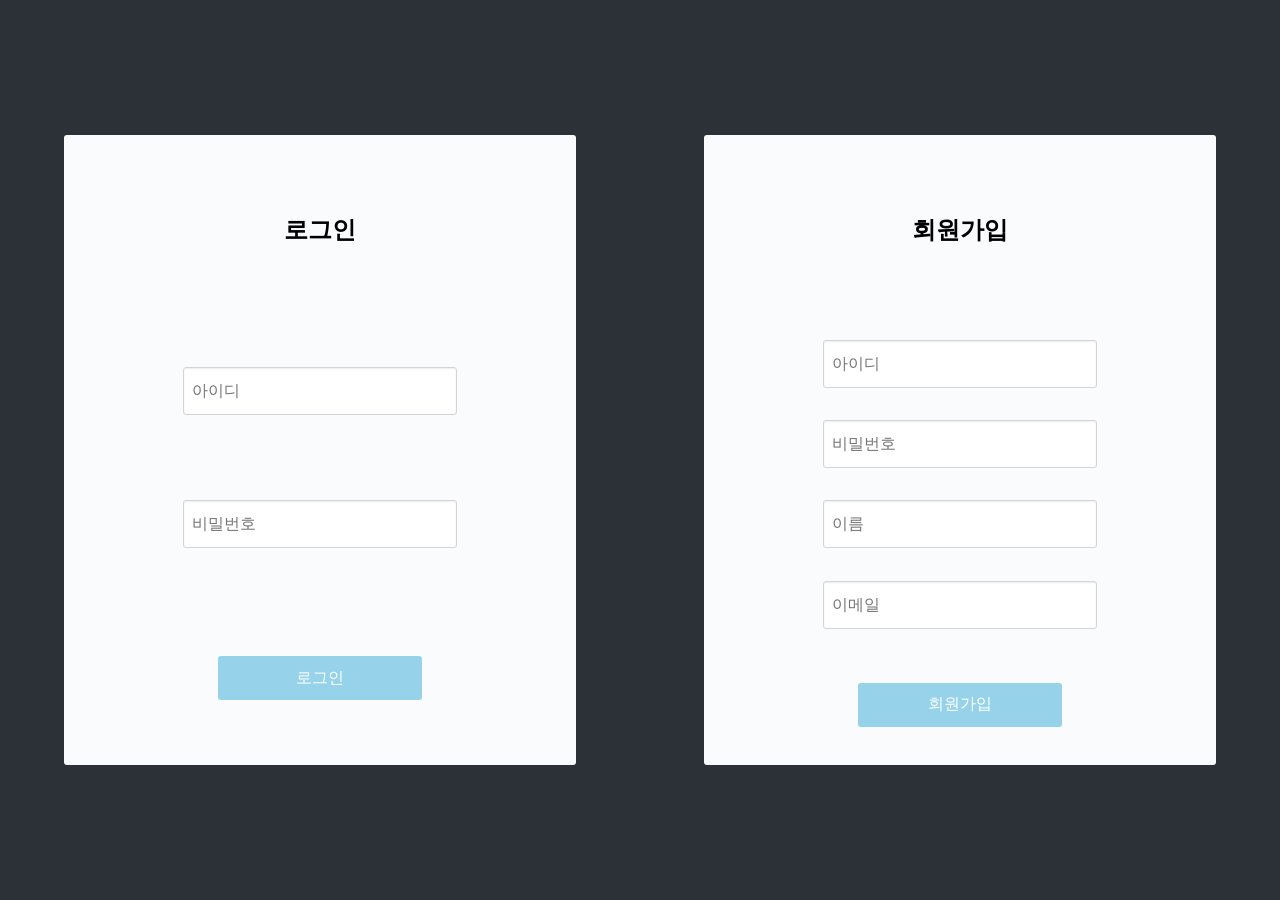
<file: dbook/src/main/resources/static/front.html>
<!DOCTYPE html>

<html lang="ko">

<head>
    <meta charset="UTF-8">
    <script src="https://code.jquery.com/jquery-3.4.1.js"
        integrity="sha256-WpOohJOqMqqyKL9FccASB9O0KwACQJpFTUBLTYOVvVU=" crossorigin="anonymous"></script>
    <title>UserAction</title>
</head>
<style>
    body {
        margin: 0;
        padding: 0;
        background-color: #2B3137;
    }

    .user_action_box_wrap {
        width: 100vw;
        height: 100vh;
        display: flex;
        justify-content: space-around;
        align-items: center;
    }

    .user_action_box {
        width: 40vw;
        height: 70vh;
        background-color: #fafbfc;
        border-radius: 3px;
        box-sizing: border-box;
        display: flex;
        justify-content: space-between;
        align-items: center;
        flex-direction: column;
    }

    .user_action_title_wrap {
        height: 30%;
        display: flex;
        justify-content: center;
        align-items: center;
    }

    .user_action_title {
        margin: 0;
        padding: 0;
    }

    .user_action_input_wrap {
        display: flex;
        flex-direction: column;
        justify-content: space-around;
        align-items: center;
        height: 70%;
        width: 100%;
    }

    .user_action_input_wrap>input {
        width: 50%;
        background-color: #fff;
        border: 1px solid #d1d5da;
        border-radius: 3px;
        box-shadow: inset 0 1px 2px rgba(27, 31, 35, .075);
        color: #24292e;
        font-size: 16px;
        line-height: 20px;
        min-height: 34px;
        padding: 6px 8px;
    }

    .user_action_button_wrap {
        width: 50%;
        height: 20%;
        display: flex;
        justify-content: center;
        align-items: center;
    }

    .user_action_button {
        border: none;
        font-size: 16px;
        color: #fff;
        width: 80%;
        height: 50%;
        background-color: #23A6D577;
        border-radius: 3px;
        transition: 0.5s all;
    }

    .user_action_button:hover {
        cursor: pointer;
        transition: 0.5s all;
        background-color: #23A6D5;
    }
</style>

<body>

    <div class="user_action_box_wrap">
        <!--로그인 box-->
        <div class="user_action_box">

            <div class="user_action_title_wrap">
                <h2 class="user_action_title">로그인</h2>
            </div>

            <form action="/" name="login" class="user_action_input_wrap" method="POST" onsubmit="return login_btn()">

                <input id="lg_userid" name="userid" placeholder="아이디" />
                <input id="lg_password" placeholder="비밀번호" />

                <div class="user_action_button_wrap">
                    <input type="submit" class="user_action_button" value="로그인">
                </div>

            </form>
        </div>

        <!--회원가입 box-->
        <div class="user_action_box">

            <div class="user_action_title_wrap">
                <h2 class="user_action_title">회원가입</h2>
            </div>

            <div class="user_action_input_wrap">

                <input id="sg_userid" placeholder="아이디" />
                <input id="sg_password" placeholder="비밀번호" />
                <input id="sg_name" placeholder="이름" />
                <input id="sg_email" placeholder="이메일" />

                <div class="user_action_button_wrap">
                    <button class="user_action_button" onclick="Signup_btn()">회원가입</button>
                </div>
            </div>
        </div>
    </div>
</body>
<script>
    async function Signup_btn() {
        let data = {
            userId: $('#sg_userid').val(),
            password: $('#sg_password').val(),
            name: $('#sg_name').val(),
            email: $('#sg_email').val()
        };
        if ($('#sg_userid').val() === "") {
            alert("아이디 값을 입력해 주세요.");
            return false;
        }
        else if ($('#sg_password').val() === "") {
            alert("패스워드 값을 입력해 주세요.");
            return false;
        }
        else if ($('#sg_name').val() === "") {
            alert("이름을 입력해 주세요.");
            return false;
        }
        else if ($('#sg_email').val() === "") {
            alert("이메일을 입력해 주세요.");
            return false;
        }
        else if ($('#sg_email').val().substring($('#sg_email').val().length - 10, $('#sg_email').val().length) !== '@gmail.com') {
            alert("Gmail을 올바르게 입력해주세요.\nEx) test@gmail.com");
            return false;
        }
        else {
            try {
                if (!sendEmail())
                    return false;

                let response = await $.ajax({
                    type: "post",
                    url: 'http://localhost:8080/user/signup',
                    contentType: 'application/json',
                    data: JSON.stringify(data)
                });
                alert("회원가입에 성공하였습니다.");
            }
            catch (e) {
                alert("회원가입에 실패하였습니다.");
            }
        }
    }
    function login_btn() {
        let data = {
            userId: $('#lg_userid').val(),
            password: $('#lg_password').val()
        };
        if ($('#lg_userid').val() === "") {
            alert("아이디 값을 입력해 주세요.");
            return false;
        }
        else if ($('#lg_password').val() === "") {
            alert("패스워드 값을 입력해 주세요.");
            return false;
        }
        else {
            try {
                let response = $.ajax({
                    type: "post",
                    url: 'http://localhost:8080/user/login',
                    contentType: 'application/json',
                    async: false,
                    data: JSON.stringify(data),
                });
                if (response.status === 200) {
                    return true;
                }
                else {
                    alert("로그인에 실패하였습니다.");
                    return false;
                }
            }
            catch (e) {
                alert("로그인에 실패하였습니다.");
                return false;
            }
        }
    }
    function sendEmail() {
        let data = {
            receiveEmail: $('#sg_email').val(),
            title: "title",
            content: "content",
            sendEmail: "namsic6460@gmail.com",
            sendEmailPassword: "Qlalfqjsgh6460"
        };

        console.log(JSON.stringify(data));
        $.post('http://localhost:8080/user/emails', {
             contentType: 'application/json',
             async: false,
             data: JSON.stringify(data)
        }).then(response => {
            alert("메일을 발송하였습니다.");
            return true;
        }).catch(response => {
            alert("메일 발송에 실패하였습니다.");
            return false;
        });
    }
</script>

</html>
</file>
